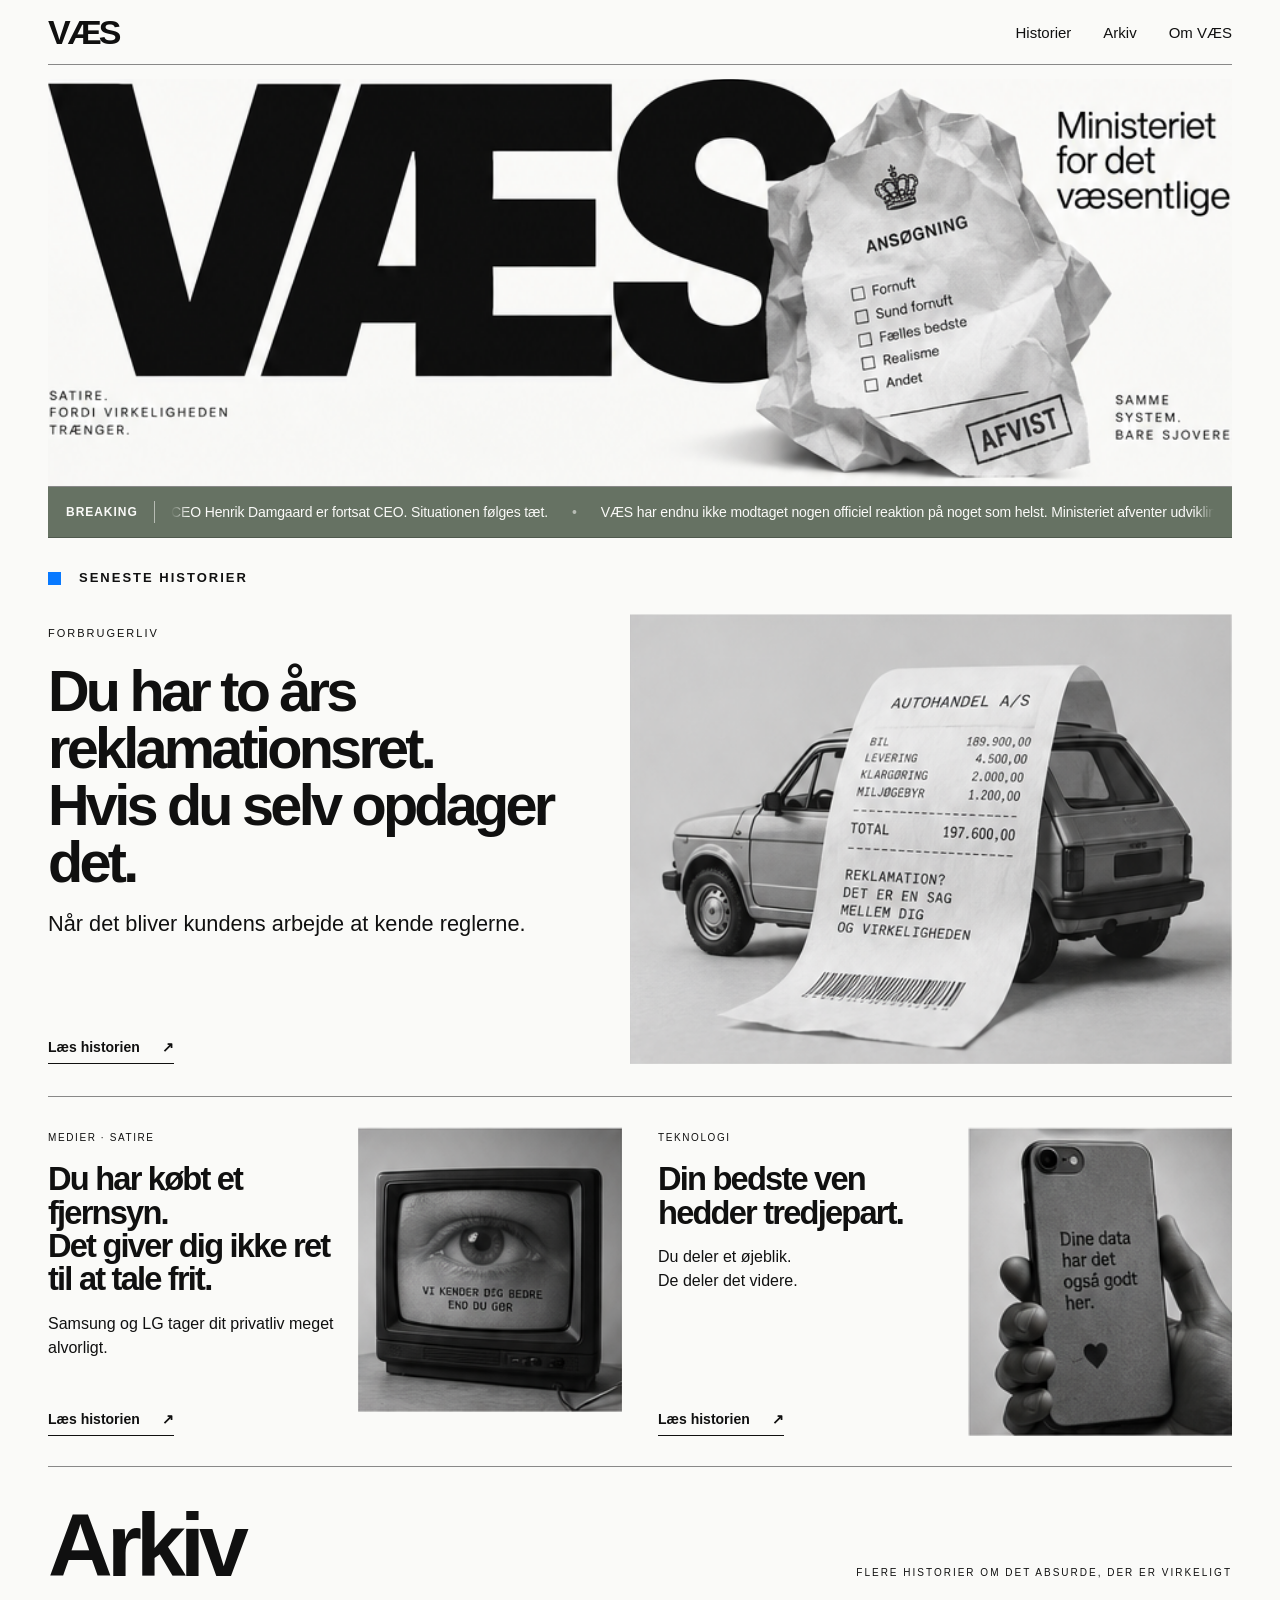
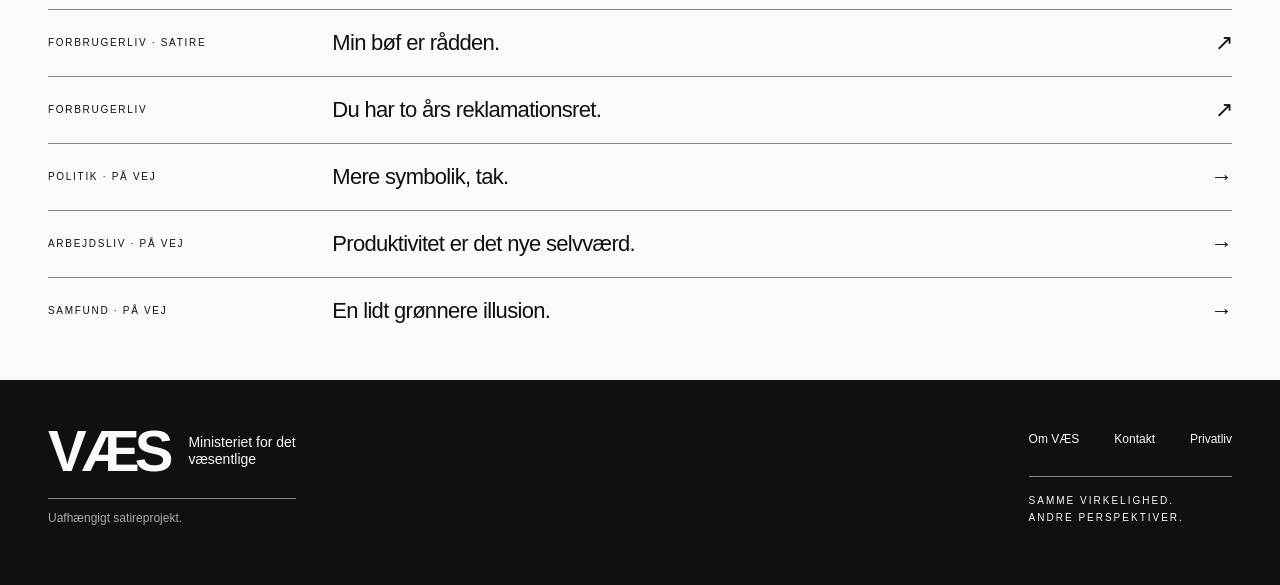
<file: index.html>
<!doctype html><html lang="da"><head><meta charset="utf-8"><meta name="viewport" content="width=device-width,initial-scale=1"><meta name="description" content="Ministeriet for det væsentlige. Satire om forbrugerliv, teknologi og samfund."><title>VÆS – Ministeriet for det væsentlige | Satire om forbrug, privatliv og samfund</title><meta name="description" content="VÆS – Ministeriet for det væsentlige. Dokumenteret satire om forbrugerrettigheder, Smart TV, privatliv, virksomheder, teknologi og samfund."><meta name="robots" content="index,follow,max-image-preview:large,max-snippet:-1,max-video-preview:-1"><link rel="canonical" href="https://væs.dk/"><meta property="og:locale" content="da_DK"><meta property="og:type" content="website"><meta property="og:site_name" content="VÆS – Ministeriet for det væsentlige"><meta property="og:title" content="VÆS – Ministeriet for det væsentlige"><meta property="og:description" content="Dokumenteret satire om forbrugerrettigheder, privatliv, virksomheder, teknologi og samfund."><meta property="og:url" content="https://væs.dk/"><meta property="og:image" content="https://væs.dk/assets/illustrationer.png"><meta name="twitter:card" content="summary_large_image"><script type="application/ld+json">{"@context":"https://schema.org","@graph":[{"@type":"WebSite","url":"https://væs.dk/","name":"VÆS – Ministeriet for det væsentlige","inLanguage":"da-DK"},{"@type":"Organization","name":"VÆS – Ministeriet for det væsentlige","url":"https://væs.dk/","founder":{"@type":"Person","name":"Henrik Damgaard"}}]}</script><link rel="stylesheet" href="style.css"></head><body><a class="skip" href="#historier">Gå til historier</a><header class="top wrap"><a class="logo" href="./" aria-label="VÆS – forsiden">VÆS</a><nav aria-label="Hovedmenu"><a href="#historier">Historier</a><a href="#arkiv">Arkiv</a><button data-open="om">Om VÆS</button></nav></header><main><section class="hero wrap" aria-label="VÆS — Ministeriet for det væsentlige"><div class="crop masthead"><img src="assets/illustrationer.png" alt="VÆS. Ministeriet for det væsentlige. En krøllet ansøgning om fornuft, sund fornuft og fælles bedste er stemplet afvist." width="1024" height="1536"></div></section><div class="breaking wrap" aria-label="Breaking"><div class="breaking-inner"><span class="breaking-label">BREAKING</span><span class="breaking-rule" aria-hidden="true"></span><div class="breaking-viewport"><div class="breaking-track"><div class="breaking-set"><span class="breaking-item">CEO Henrik Damgaard er fortsat CEO. Situationen følges tæt.</span><span class="breaking-dot" aria-hidden="true">•</span><span class="breaking-item">VÆS har endnu ikke modtaget nogen officiel reaktion på noget som helst. Ministeriet afventer udviklingen.</span><span class="breaking-dot" aria-hidden="true">•</span><span class="breaking-item">Virkeligheden er igen blevet observeret uden forudgående godkendelse.</span><span class="breaking-dot" aria-hidden="true">•</span><span class="breaking-item">Bestyrelsen bakker fortsat enstemmigt op om ledelsen. Der er fortsat ingen bestyrelse.</span><span class="breaking-dot" aria-hidden="true">•</span><span class="breaking-item">Ministeriet undersøger, hvordan fanden det her egentlig blev normalt. Arbejdet pågår.</span><span class="breaking-dot" aria-hidden="true">•</span></div><div class="breaking-set" aria-hidden="true"><span class="breaking-item">CEO Henrik Damgaard er fortsat CEO. Situationen følges tæt.</span><span class="breaking-dot">•</span><span class="breaking-item">VÆS har endnu ikke modtaget nogen officiel reaktion på noget som helst. Ministeriet afventer udviklingen.</span><span class="breaking-dot">•</span><span class="breaking-item">Virkeligheden er igen blevet observeret uden forudgående godkendelse.</span><span class="breaking-dot">•</span><span class="breaking-item">Bestyrelsen bakker fortsat enstemmigt op om ledelsen. Der er fortsat ingen bestyrelse.</span><span class="breaking-dot">•</span><span class="breaking-item">Ministeriet undersøger, hvordan fanden det her egentlig blev normalt. Arbejdet pågår.</span><span class="breaking-dot">•</span></div></div></div></div></div><section class="wrap news" id="historier"><h1 class="eyebrow section-title"><span></span>Seneste historier</h1><article class="lead"><div class="lead-copy"><p class="eyebrow">Forbrugerliv</p><h2><a href="artikler/brugt-bil-reklamationsret-formidlingssalg/">Du har to års reklamationsret.<br>Hvis du selv opdager det.</a></h2><p class="deck">Når det bliver kundens arbejde at kende reglerne.</p><a class="read" href="artikler/brugt-bil-reklamationsret-formidlingssalg/">Læs historien <span>↗</span></a></div><div class="crop car"><img src="assets/illustrationer.png" alt="Satirisk illustration: en bil med en lang kvittering hængende over taget." width="1024" height="1536"></div></article><div class="secondary"><article class="small-story"><div><p class="eyebrow">Medier · Satire</p><h2>Du har købt et fjernsyn.<br>Det giver dig ikke ret til at tale frit.</h2><p>Samsung og LG tager dit privatliv meget alvorligt.</p><a class="read" href="artikler/smart-tv-privatliv-acr/">Læs historien <span>↗</span></a></div><div class="crop tv"><img src="assets/illustrationer.png" alt="Satirisk illustration: et gammelt fjernsyn med et øje på skærmen." width="1024" height="1536"></div></article><article class="small-story"><div><p class="eyebrow">Teknologi</p><h2>Din bedste ven<br>hedder tredjepart.</h2><p>Du deler et øjeblik.<br>De deler det videre.</p><button class="read" data-open="data">Læs historien <span>↗</span></button></div><div class="crop phone"><img src="assets/illustrationer.png" alt="Satirisk illustration: en hånd holder en telefon med teksten Dine data har det også godt her." width="1024" height="1536"></div></article></div></section><section class="wrap archive" id="arkiv"><div class="archive-heading"><h2>Arkiv</h2><p class="eyebrow">Flere historier om det absurde, der er virkeligt</p></div><a class="archive-row" href="artikler/danish-crown-boeffer-kontant/"><span class="eyebrow">Forbrugerliv · Satire</span><span>Min bøf er rådden.</span><span aria-hidden="true">↗</span></a><a class="archive-row" href="artikler/brugt-bil-reklamationsret-formidlingssalg/"><span class="eyebrow">Forbrugerliv</span><span>Du har to års reklamationsret.</span><span aria-hidden="true">↗</span></a><button class="archive-row" data-open="politik"><span class="eyebrow">Politik · På vej</span><span>Mere symbolik, tak.</span><span aria-hidden="true">→</span></button><button class="archive-row" data-open="arbejde"><span class="eyebrow">Arbejdsliv · På vej</span><span>Produktivitet er det nye selvværd.</span><span aria-hidden="true">→</span></button><button class="archive-row" data-open="samfund"><span class="eyebrow">Samfund · På vej</span><span>En lidt grønnere illusion.</span><span aria-hidden="true">→</span></button></section></main><footer><div class="wrap footer-inner"><div><div class="footer-brand"><a class="logo" href="./">VÆS</a><span>Ministeriet for det<br>væsentlige</span></div><p class="muted">Uafhængigt satireprojekt.</p></div><div class="footer-right"><nav aria-label="Oplysninger"><button data-open="om">Om VÆS</button><button data-open="kontakt">Kontakt</button><button data-open="privatliv">Privatliv</button></nav><p class="eyebrow">Samme virkelighed.<br>Andre perspektiver.</p></div></div></footer><dialog id="reader" aria-labelledby="reader-title"><div class="reader-bar"><span class="logo">VÆS</span><button id="close-reader" aria-label="Luk læsevisning">Luk ×</button></div><div class="reader-content"><p class="eyebrow" id="reader-tag"></p><h2 id="reader-title"></h2><div id="reader-body"></div></div></dialog><script src="script.js"></script></body></html>
</file>
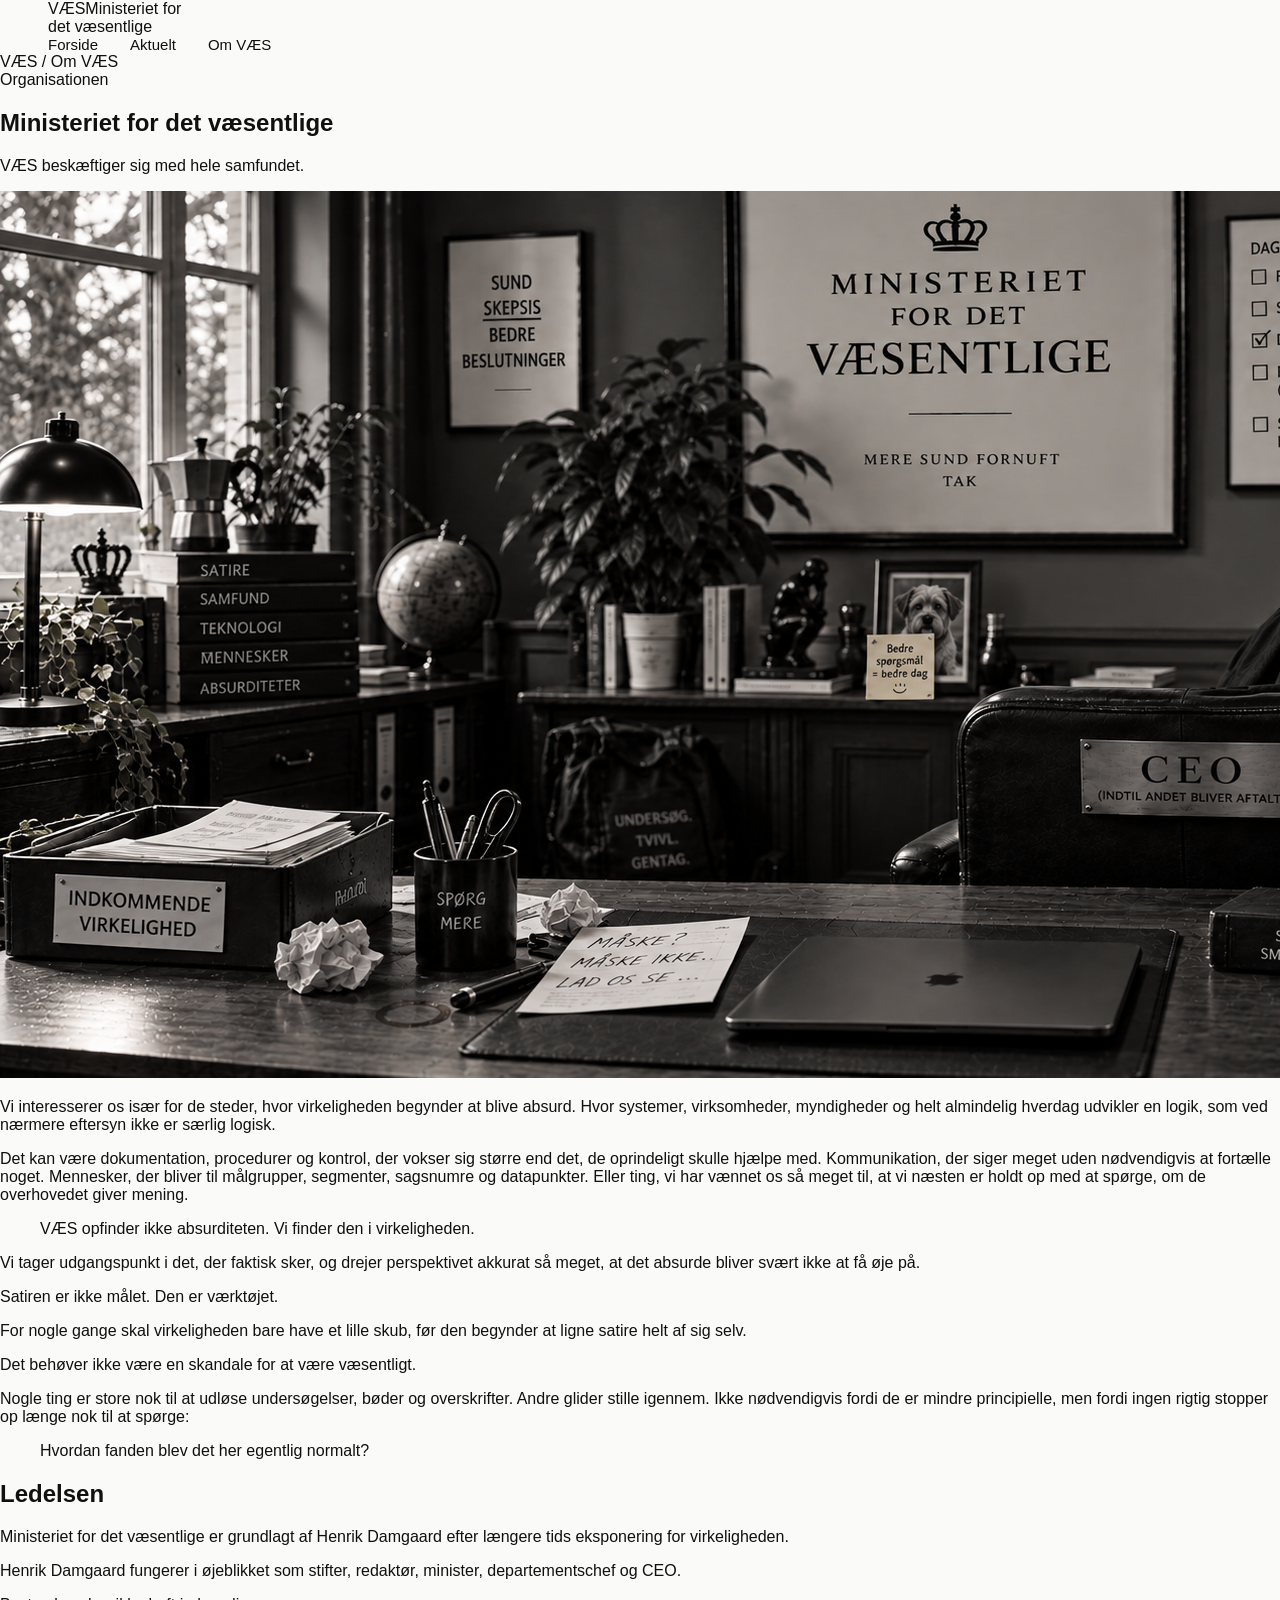
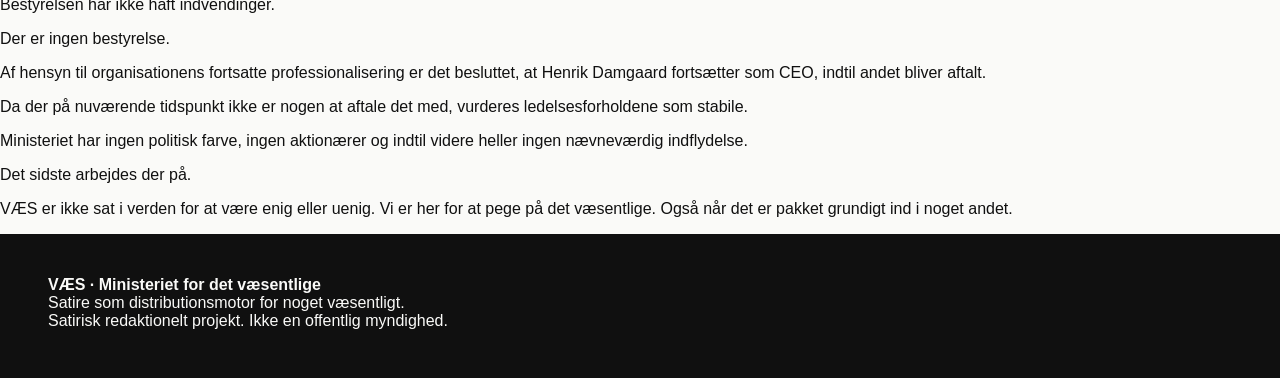
<file: om-vaes/index.html>
<!doctype html>
<html lang="da">
<head>
<meta charset="utf-8">
<meta name="viewport" content="width=device-width,initial-scale=1">
<title>Om VÆS – Ministeriet for det væsentlige | Henrik Damgaard</title>
<meta name="description" content="Om VÆS, Ministeriet for det væsentlige, og stifter Henrik Damgaard. Satire som distributionsmotor for noget væsentligt.">
<meta name="robots" content="index,follow,max-image-preview:large,max-snippet:-1,max-video-preview:-1">
<link rel="canonical" href="https://ves.dk/om-vaes/">
<link rel="stylesheet" href="/style.css">
<meta property="og:locale" content="da_DK">
<meta property="og:type" content="article">
<meta property="og:site_name" content="VÆS – Ministeriet for det væsentlige">
<meta property="og:title" content="Om VÆS – Ministeriet for det væsentlige | Henrik Damgaard">
<meta property="og:description" content="Om VÆS, Ministeriet for det væsentlige, og stifter Henrik Damgaard. Satire som distributionsmotor for noget væsentligt.">
<meta property="og:url" content="https://ves.dk/om-vaes/">
<meta property="og:image" content="https://ves.dk/assets/om-vaes-ceo.png">
<meta name="twitter:card" content="summary_large_image">
<meta name="twitter:title" content="Om VÆS – Ministeriet for det væsentlige | Henrik Damgaard">
<meta name="twitter:description" content="Om VÆS, Ministeriet for det væsentlige, og stifter Henrik Damgaard. Satire som distributionsmotor for noget væsentligt.">
<meta name="twitter:image" content="https://ves.dk/assets/om-vaes-ceo.png">
<script type="application/ld+json">{
  "@context": "https://schema.org",
  "@type": "AboutPage",
  "name": "Om VÆS – Ministeriet for det væsentlige",
  "url": "https://ves.dk/om-vaes/",
  "about": {
    "@type": "Organization",
    "name": "VÆS – Ministeriet for det væsentlige",
    "founder": {
      "@type": "Person",
      "name": "Henrik Damgaard"
    }
  }
}</script>
</head><body>
<header class="site-header"><div class="wrap header-inner">
<a class="brand" href="/"><span class="brand-mark">VÆS</span><span class="brand-sub">Ministeriet for<br>det væsentlige</span></a>
<nav aria-label="Hovednavigation"><a href="/">Forside</a><a href="/#aktuelt">Aktuelt</a><a href="/om-vaes/">Om VÆS</a></nav>
</div></header>
<main class="article-shell"><article class="article">
<div class="breadcrumbs"><a href="/">VÆS</a> / Om VÆS</div>
<div class="kicker">Organisationen</div><h1>Ministeriet for det væsentlige</h1>
<p class="dek">VÆS beskæftiger sig med hele samfundet.</p>
<img class="about-img" src="/assets/om-vaes-ceo.png" alt="Satirisk sort-hvidt billede fra VÆS-ledelsens kontor">
<p>Vi interesserer os især for de steder, hvor virkeligheden begynder at blive absurd. Hvor systemer, virksomheder, myndigheder og helt almindelig hverdag udvikler en logik, som ved nærmere eftersyn ikke er særlig logisk.</p>
<p>Det kan være dokumentation, procedurer og kontrol, der vokser sig større end det, de oprindeligt skulle hjælpe med. Kommunikation, der siger meget uden nødvendigvis at fortælle noget. Mennesker, der bliver til målgrupper, segmenter, sagsnumre og datapunkter. Eller ting, vi har vænnet os så meget til, at vi næsten er holdt op med at spørge, om de overhovedet giver mening.</p>
<blockquote>VÆS opfinder ikke absurditeten. Vi finder den i virkeligheden.</blockquote>
<p>Vi tager udgangspunkt i det, der faktisk sker, og drejer perspektivet akkurat så meget, at det absurde bliver svært ikke at få øje på.</p>
<p>Satiren er ikke målet. Den er værktøjet.</p>
<p>For nogle gange skal virkeligheden bare have et lille skub, før den begynder at ligne satire helt af sig selv.</p>
<p>Det behøver ikke være en skandale for at være væsentligt.</p>
<p>Nogle ting er store nok til at udløse undersøgelser, bøder og overskrifter. Andre glider stille igennem. Ikke nødvendigvis fordi de er mindre principielle, men fordi ingen rigtig stopper op længe nok til at spørge:</p>
<blockquote>Hvordan fanden blev det her egentlig normalt?</blockquote>
<h2>Ledelsen</h2>
<p>Ministeriet for det væsentlige er grundlagt af Henrik Damgaard efter længere tids eksponering for virkeligheden.</p>
<p>Henrik Damgaard fungerer i øjeblikket som stifter, redaktør, minister, departementschef og CEO.</p>
<p>Bestyrelsen har ikke haft indvendinger.</p><p>Der er ingen bestyrelse.</p>
<p>Af hensyn til organisationens fortsatte professionalisering er det besluttet, at Henrik Damgaard fortsætter som CEO, indtil andet bliver aftalt.</p>
<p>Da der på nuværende tidspunkt ikke er nogen at aftale det med, vurderes ledelsesforholdene som stabile.</p>
<p>Ministeriet har ingen politisk farve, ingen aktionærer og indtil videre heller ingen nævneværdig indflydelse.</p>
<p>Det sidste arbejdes der på.</p>
<p>VÆS er ikke sat i verden for at være enig eller uenig. Vi er her for at pege på det væsentlige. Også når det er pakket grundigt ind i noget andet.</p>
</article></main><footer><div class="wrap footer-grid"><div><strong>VÆS · Ministeriet for det væsentlige</strong><br>Satire som distributionsmotor for noget væsentligt.</div><div>Satirisk redaktionelt projekt. Ikke en offentlig myndighed.</div></div></footer></body></html>
</file>
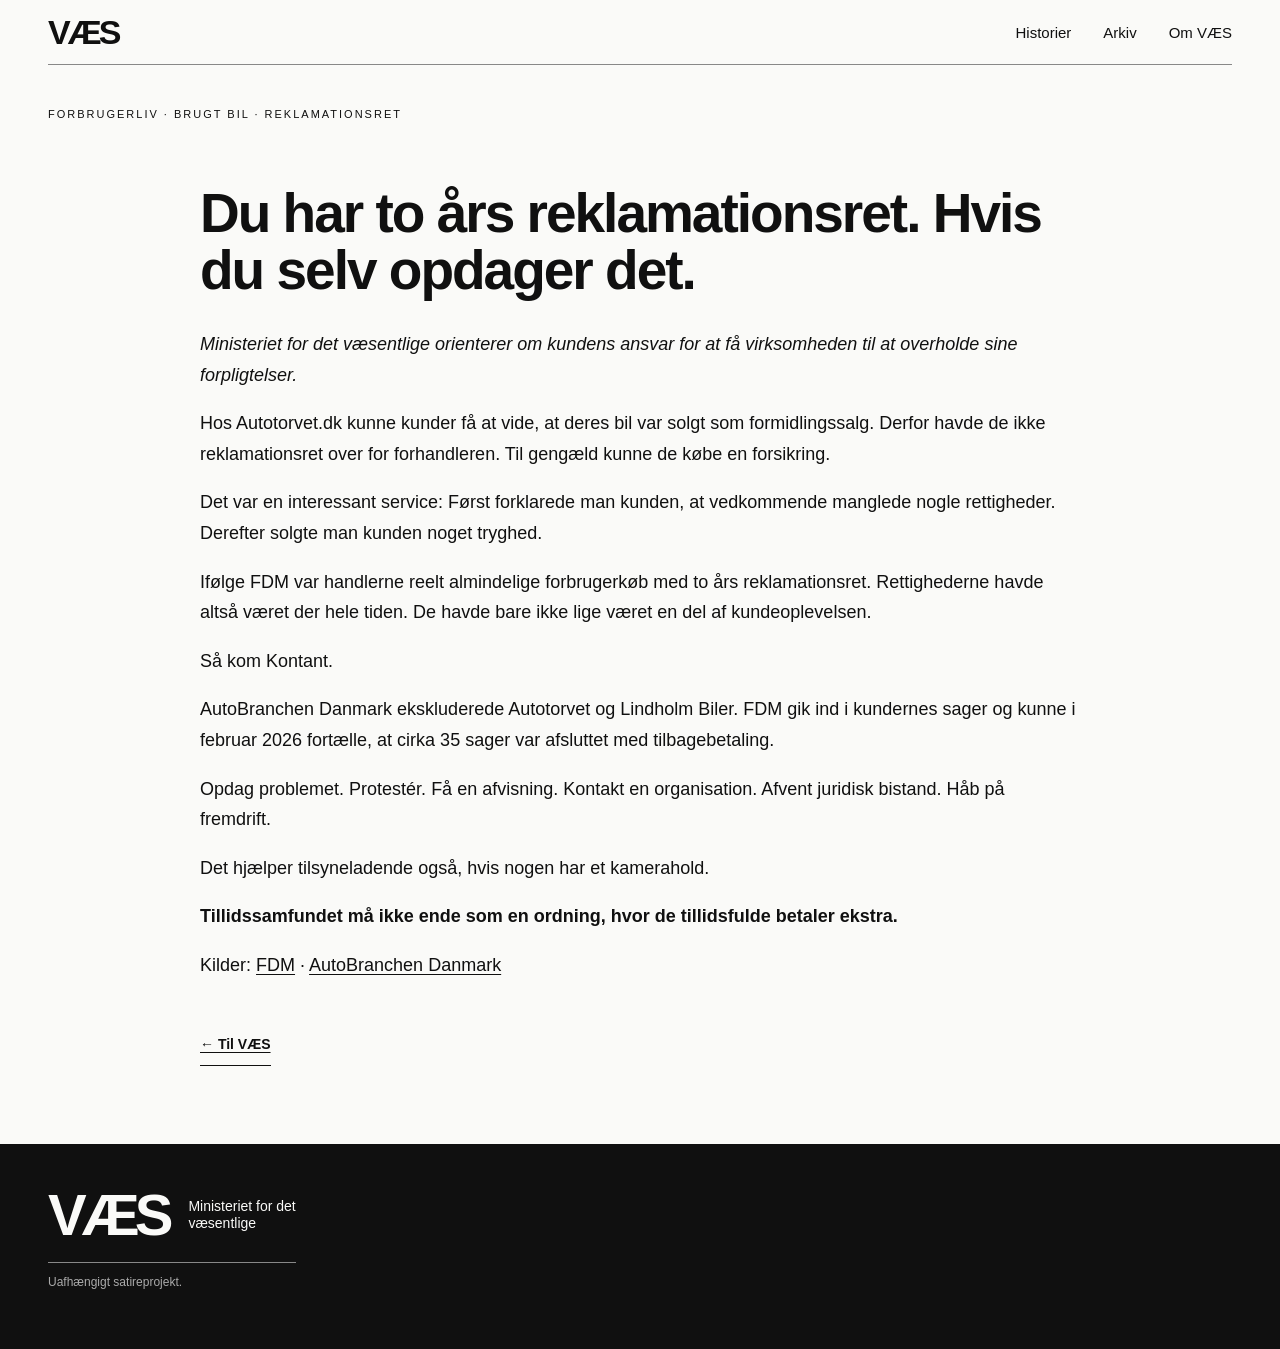
<file: artikler/brugt-bil-reklamationsret-formidlingssalg/index.html>
<!doctype html><html lang="da"><head>
<meta charset="utf-8"><meta name="viewport" content="width=device-width,initial-scale=1">
<title>Brugt bil, formidlingssalg og reklamationsret: Autotorvet-sagen | VÆS</title>
<meta name="description" content="Autotorvet, formidlingssalg og reklamationsret ved køb af brugt bil. VÆS om FDM, Kontant og forbrugerrettigheder.">
<meta name="robots" content="index,follow,max-image-preview:large,max-snippet:-1,max-video-preview:-1">
<link rel="canonical" href="https://væs.dk/artikler/brugt-bil-reklamationsret-formidlingssalg/">
<link rel="stylesheet" href="/style.css">
<meta property="og:locale" content="da_DK"><meta property="og:type" content="article">
<meta property="og:site_name" content="VÆS – Ministeriet for det væsentlige">
<meta property="og:title" content="Brugt bil, formidlingssalg og reklamationsret: Autotorvet-sagen | VÆS">
<meta property="og:description" content="Autotorvet, formidlingssalg og reklamationsret ved køb af brugt bil. VÆS om FDM, Kontant og forbrugerrettigheder.">
<meta property="og:url" content="https://væs.dk/artikler/brugt-bil-reklamationsret-formidlingssalg/"><meta property="og:image" content="https://væs.dk/assets/illustrationer.png">
<meta name="twitter:card" content="summary_large_image">
<script type="application/ld+json">{"@context": "https://schema.org", "@type": "Article", "headline": "Du har to års reklamationsret. Hvis du selv opdager det.", "description": "Autotorvet, formidlingssalg og reklamationsret ved køb af brugt bil. VÆS om FDM, Kontant og forbrugerrettigheder.", "mainEntityOfPage": {"@type": "WebPage", "@id": "https://væs.dk/artikler/brugt-bil-reklamationsret-formidlingssalg/"}, "image": ["https://væs.dk/assets/illustrationer.png"], "inLanguage": "da-DK", "datePublished": "2026-09-22", "dateModified": "2026-09-22", "author": {"@type": "Person", "name": "Henrik Damgaard", "url": "https://væs.dk/om-vaes/"}, "publisher": {"@type": "Organization", "name": "VÆS – Ministeriet for det væsentlige", "url": "https://væs.dk/"}}</script>
</head><body>
<header class="top wrap"><a class="logo" href="/" aria-label="VÆS – forsiden">VÆS</a><nav aria-label="Hovedmenu"><a href="/#historier">Historier</a><a href="/#arkiv">Arkiv</a><a href="/#om">Om VÆS</a></nav></header>
<main class="wrap news"><p class="eyebrow">Forbrugerliv · Brugt bil · Reklamationsret</p><article class="reader-content" style="max-width:880px;margin:0 auto;padding-left:0;padding-right:0">
<h1 id="reader-title" style="font-size:clamp(32px,5vw,55px);line-height:1.04;letter-spacing:-2px;margin:15px 0 30px">Du har to års reklamationsret. Hvis du selv opdager det.</h1>
<p><em>Ministeriet for det væsentlige orienterer om kundens ansvar for at få virksomheden til at overholde sine forpligtelser.</em></p>
<p>Hos Autotorvet.dk kunne kunder få at vide, at deres bil var solgt som formidlingssalg. Derfor havde de ikke reklamationsret over for forhandleren. Til gengæld kunne de købe en forsikring.</p>
<p>Det var en interessant service: Først forklarede man kunden, at vedkommende manglede nogle rettigheder. Derefter solgte man kunden noget tryghed.</p>
<p>Ifølge FDM var handlerne reelt almindelige forbrugerkøb med to års reklamationsret. Rettighederne havde altså været der hele tiden. De havde bare ikke lige været en del af kundeoplevelsen.</p>
<p>Så kom Kontant.</p><p>AutoBranchen Danmark ekskluderede Autotorvet og Lindholm Biler. FDM gik ind i kundernes sager og kunne i februar 2026 fortælle, at cirka 35 sager var afsluttet med tilbagebetaling.</p>
<p>Opdag problemet. Protestér. Få en afvisning. Kontakt en organisation. Afvent juridisk bistand. Håb på fremdrift.</p>
<p>Det hjælper tilsyneladende også, hvis nogen har et kamerahold.</p>
<p><strong>Tillidssamfundet må ikke ende som en ordning, hvor de tillidsfulde betaler ekstra.</strong></p>
<p>Kilder: <a href="https://fdm.dk/nyheder/nyt-om-trafik-og-biler/udskaeldt-bilforhandler-betaler-kunder-penge-tilbage">FDM</a> · <a href="https://autobranchendanmark.dk/dr-kontant-om-formidlingssalg-faar-konsekvenser/">AutoBranchen Danmark</a></p>
<p style="margin-top:48px"><a class="read" href="/">← Til VÆS</a></p>
</article></main>
<footer><div class="wrap footer-inner"><div><div class="footer-brand"><a class="logo" href="/">VÆS</a><span>Ministeriet for det<br>væsentlige</span></div><p class="muted">Uafhængigt satireprojekt.</p></div></div></footer>
</body></html>
</file>
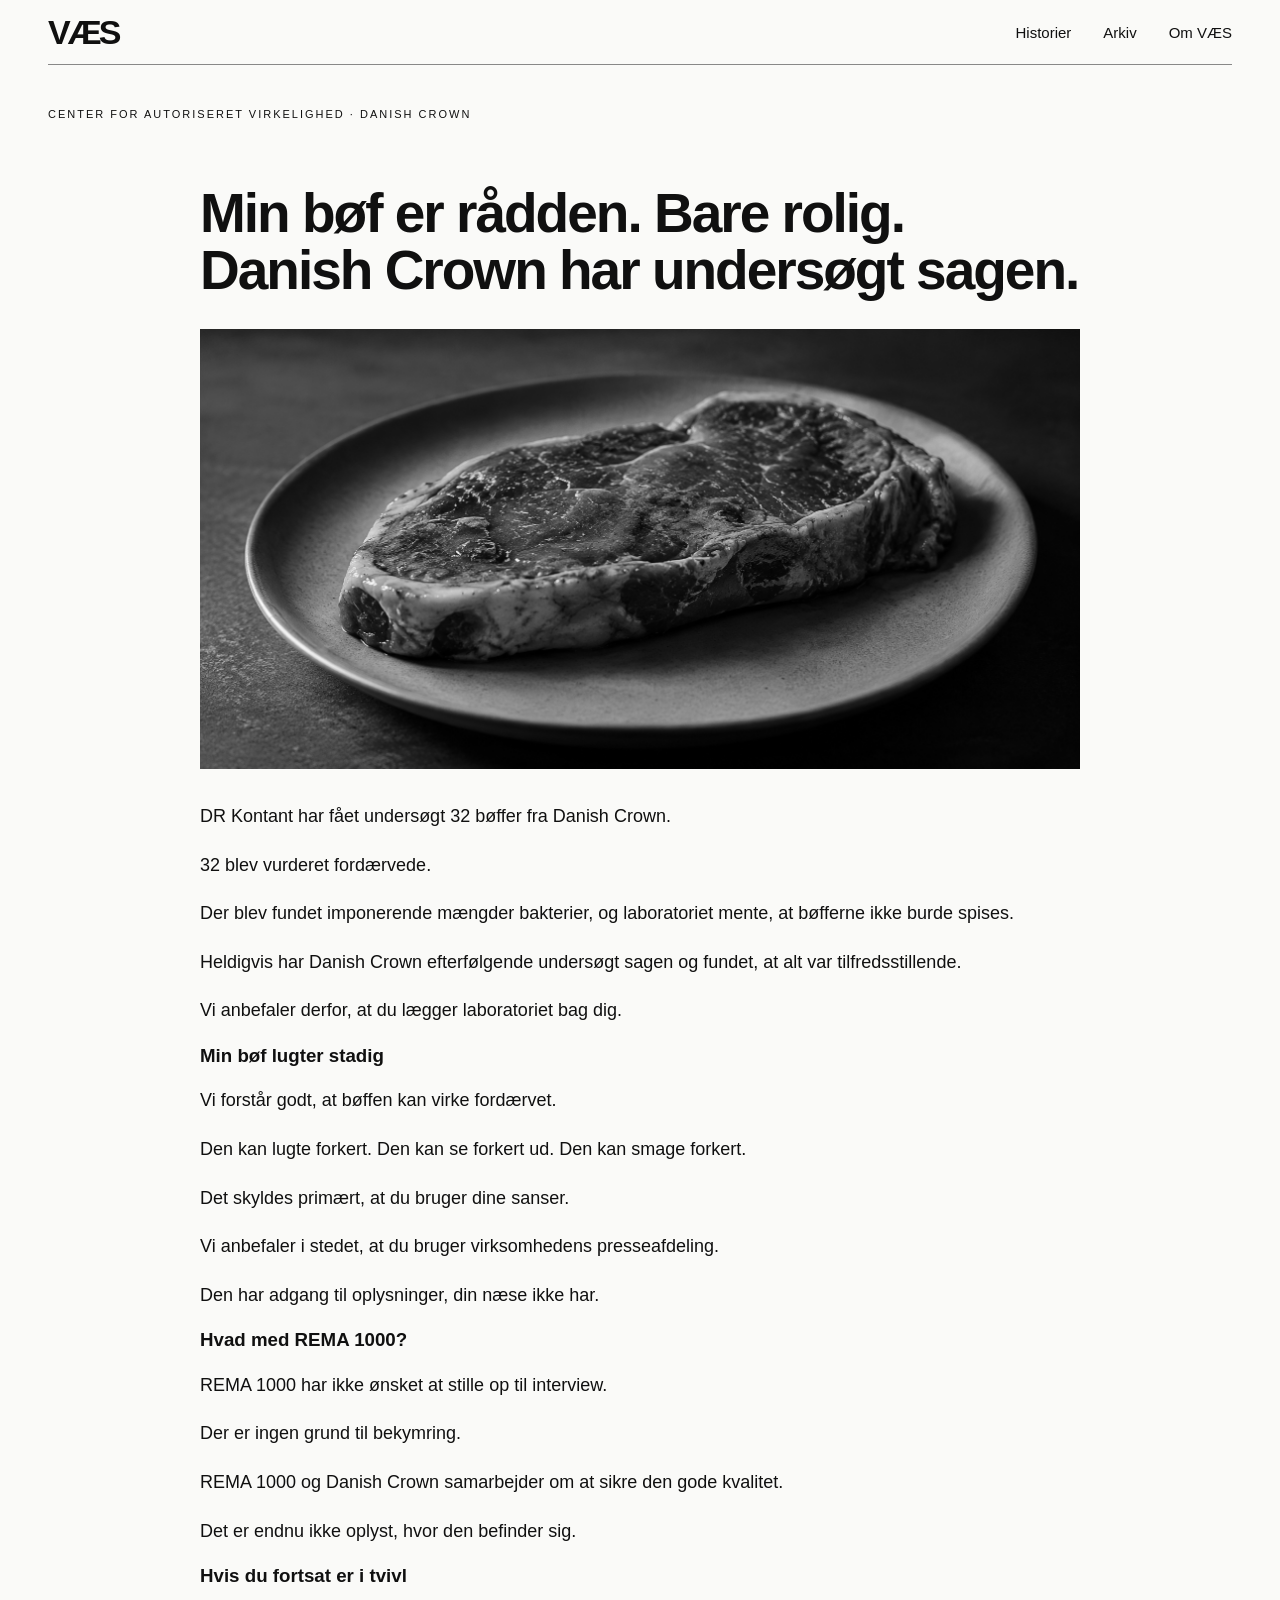
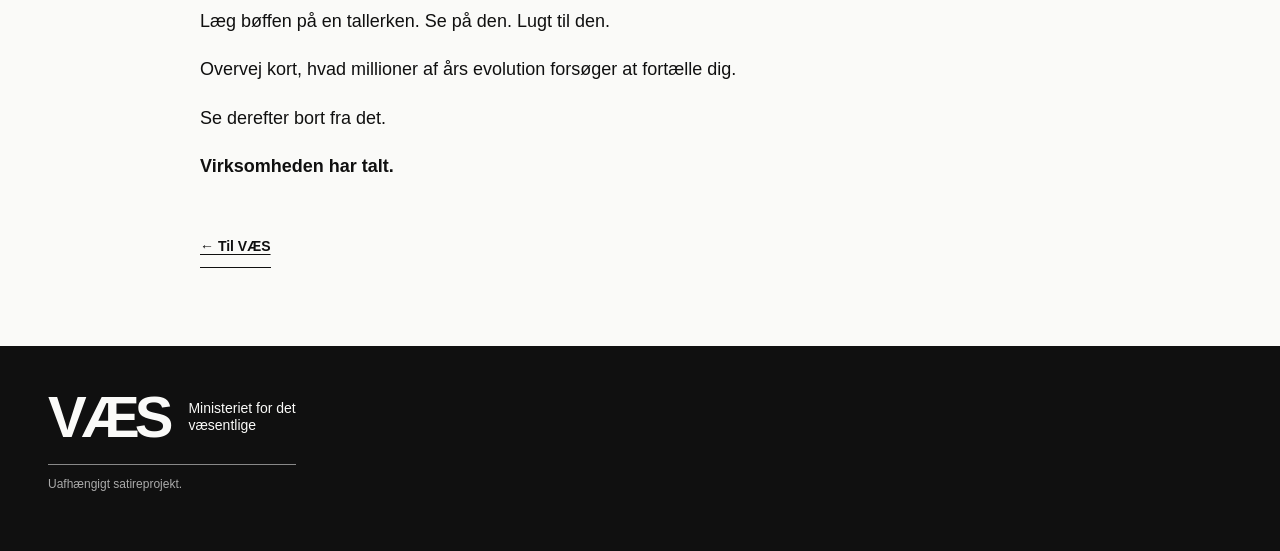
<file: artikler/danish-crown-boeffer-kontant/index.html>
<!doctype html><html lang="da"><head>
<meta charset="utf-8"><meta name="viewport" content="width=device-width,initial-scale=1">
<title>Danish Crown og DR Kontant: Min bøf er rådden | VÆS</title>
<meta name="description" content="VÆS om DR Kontants undersøgelse af Danish Crown-bøffer, laboratorieresultater, fødevarekvalitet og virksomhedens egen vurdering.">
<meta name="robots" content="index,follow,max-image-preview:large,max-snippet:-1,max-video-preview:-1">
<link rel="canonical" href="https://væs.dk/artikler/danish-crown-boeffer-kontant/">
<link rel="stylesheet" href="/style.css">
<meta property="og:locale" content="da_DK"><meta property="og:type" content="article">
<meta property="og:site_name" content="VÆS – Ministeriet for det væsentlige">
<meta property="og:title" content="Danish Crown og DR Kontant: Min bøf er rådden | VÆS">
<meta property="og:description" content="VÆS om DR Kontants undersøgelse af Danish Crown-bøffer, laboratorieresultater, fødevarekvalitet og virksomhedens egen vurdering.">
<meta property="og:url" content="https://væs.dk/artikler/danish-crown-boeffer-kontant/"><meta property="og:image" content="https://væs.dk/assets/danish-crown-raadden-boef.png">
<meta name="twitter:card" content="summary_large_image">
<script type="application/ld+json">{"@context": "https://schema.org", "@type": "Article", "headline": "Min bøf er rådden. Bare rolig. Danish Crown har undersøgt sagen.", "description": "VÆS om DR Kontants undersøgelse af Danish Crown-bøffer, laboratorieresultater, fødevarekvalitet og virksomhedens egen vurdering.", "mainEntityOfPage": {"@type": "WebPage", "@id": "https://væs.dk/artikler/danish-crown-boeffer-kontant/"}, "image": ["https://væs.dk/assets/danish-crown-raadden-boef.png"], "inLanguage": "da-DK", "datePublished": "2026-09-22", "dateModified": "2026-09-22", "author": {"@type": "Person", "name": "Henrik Damgaard", "url": "https://væs.dk/om-vaes/"}, "publisher": {"@type": "Organization", "name": "VÆS – Ministeriet for det væsentlige", "url": "https://væs.dk/"}}</script>
</head><body>
<header class="top wrap"><a class="logo" href="/" aria-label="VÆS – forsiden">VÆS</a><nav aria-label="Hovedmenu"><a href="/#historier">Historier</a><a href="/#arkiv">Arkiv</a><a href="/#om">Om VÆS</a></nav></header>
<main class="wrap news"><p class="eyebrow">Center for Autoriseret Virkelighed · Danish Crown</p><article class="reader-content" style="max-width:880px;margin:0 auto;padding-left:0;padding-right:0">
<h1 id="reader-title" style="font-size:clamp(32px,5vw,55px);line-height:1.04;letter-spacing:-2px;margin:15px 0 30px">Min bøf er rådden. Bare rolig. Danish Crown har undersøgt sagen.</h1>
<figure class="story-image"><img src="/assets/danish-crown-raadden-boef.png" alt="Satirisk illustration af en rå bøf på en tallerken." loading="lazy"></figure>
<p>DR Kontant har fået undersøgt 32 bøffer fra Danish Crown.</p><p>32 blev vurderet fordærvede.</p>
<p>Der blev fundet imponerende mængder bakterier, og laboratoriet mente, at bøfferne ikke burde spises.</p>
<p>Heldigvis har Danish Crown efterfølgende undersøgt sagen og fundet, at alt var tilfredsstillende.</p><p>Vi anbefaler derfor, at du lægger laboratoriet bag dig.</p>
<h3>Min bøf lugter stadig</h3><p>Vi forstår godt, at bøffen kan virke fordærvet.</p><p>Den kan lugte forkert. Den kan se forkert ud. Den kan smage forkert.</p><p>Det skyldes primært, at du bruger dine sanser.</p><p>Vi anbefaler i stedet, at du bruger virksomhedens presseafdeling.</p><p>Den har adgang til oplysninger, din næse ikke har.</p>
<h3>Hvad med REMA 1000?</h3><p>REMA 1000 har ikke ønsket at stille op til interview.</p><p>Der er ingen grund til bekymring.</p><p>REMA 1000 og Danish Crown samarbejder om at sikre den gode kvalitet.</p><p>Det er endnu ikke oplyst, hvor den befinder sig.</p>
<h3>Hvis du fortsat er i tvivl</h3><p>Læg bøffen på en tallerken. Se på den. Lugt til den.</p><p>Overvej kort, hvad millioner af års evolution forsøger at fortælle dig.</p><p>Se derefter bort fra det.</p><p><strong>Virksomheden har talt.</strong></p>
<p style="margin-top:48px"><a class="read" href="/">← Til VÆS</a></p>
</article></main>
<footer><div class="wrap footer-inner"><div><div class="footer-brand"><a class="logo" href="/">VÆS</a><span>Ministeriet for det<br>væsentlige</span></div><p class="muted">Uafhængigt satireprojekt.</p></div></div></footer>
</body></html>
</file>
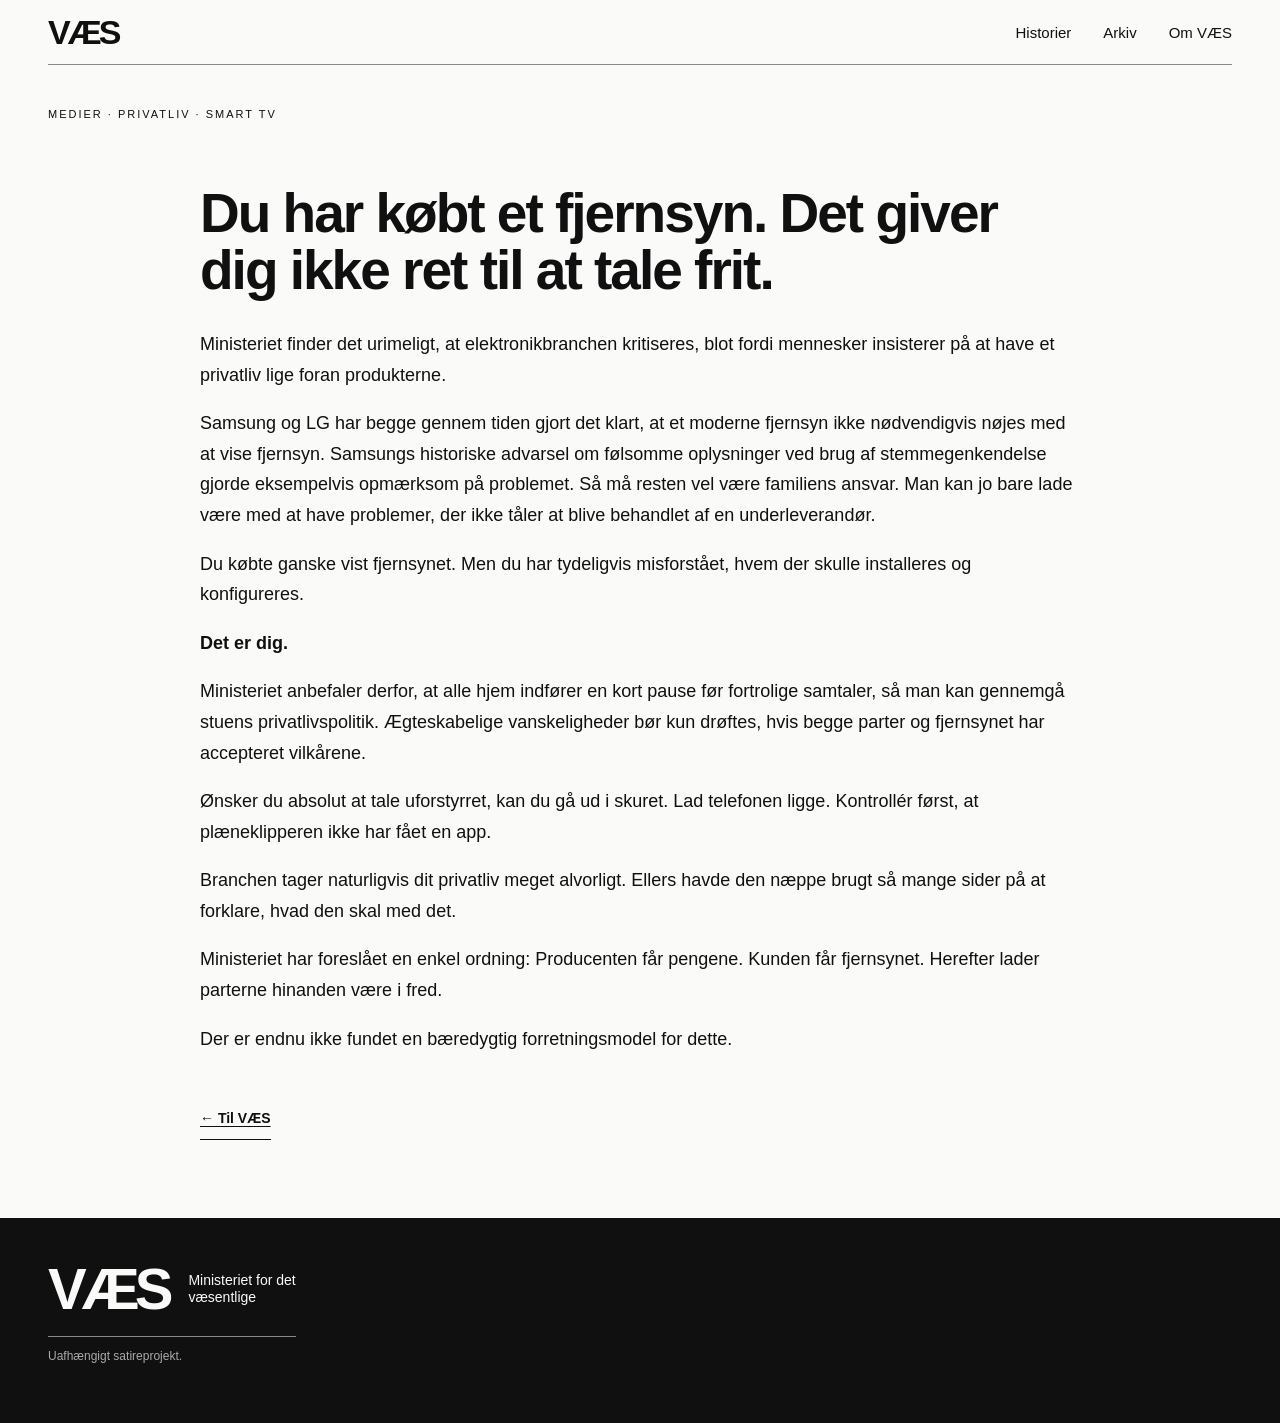
<file: artikler/smart-tv-privatliv-acr/index.html>
<!doctype html><html lang="da"><head>
<meta charset="utf-8"><meta name="viewport" content="width=device-width,initial-scale=1">
<title>Smart TV og privatliv: Samsung, LG, stemmegenkendelse og ACR | VÆS</title>
<meta name="description" content="Hvad ved dit Smart TV om dig? VÆS om Samsung, LG, stemmegenkendelse, ACR, dataindsamling og privatliv i stuen.">
<meta name="robots" content="index,follow,max-image-preview:large,max-snippet:-1,max-video-preview:-1">
<link rel="canonical" href="https://væs.dk/artikler/smart-tv-privatliv-acr/">
<link rel="stylesheet" href="/style.css">
<meta property="og:locale" content="da_DK"><meta property="og:type" content="article">
<meta property="og:site_name" content="VÆS – Ministeriet for det væsentlige">
<meta property="og:title" content="Smart TV og privatliv: Samsung, LG, stemmegenkendelse og ACR | VÆS">
<meta property="og:description" content="Hvad ved dit Smart TV om dig? VÆS om Samsung, LG, stemmegenkendelse, ACR, dataindsamling og privatliv i stuen.">
<meta property="og:url" content="https://væs.dk/artikler/smart-tv-privatliv-acr/"><meta property="og:image" content="https://væs.dk/assets/illustrationer.png">
<meta name="twitter:card" content="summary_large_image">
<script type="application/ld+json">{"@context": "https://schema.org", "@type": "Article", "headline": "Du har købt et fjernsyn. Det giver dig ikke ret til at tale frit.", "description": "Hvad ved dit Smart TV om dig? VÆS om Samsung, LG, stemmegenkendelse, ACR, dataindsamling og privatliv i stuen.", "mainEntityOfPage": {"@type": "WebPage", "@id": "https://væs.dk/artikler/smart-tv-privatliv-acr/"}, "image": ["https://væs.dk/assets/illustrationer.png"], "inLanguage": "da-DK", "datePublished": "2026-09-22", "dateModified": "2026-09-22", "author": {"@type": "Person", "name": "Henrik Damgaard", "url": "https://væs.dk/om-vaes/"}, "publisher": {"@type": "Organization", "name": "VÆS – Ministeriet for det væsentlige", "url": "https://væs.dk/"}}</script>
</head><body>
<header class="top wrap"><a class="logo" href="/" aria-label="VÆS – forsiden">VÆS</a><nav aria-label="Hovedmenu"><a href="/#historier">Historier</a><a href="/#arkiv">Arkiv</a><a href="/#om">Om VÆS</a></nav></header>
<main class="wrap news"><p class="eyebrow">Medier · Privatliv · Smart TV</p><article class="reader-content" style="max-width:880px;margin:0 auto;padding-left:0;padding-right:0">
<h1 id="reader-title" style="font-size:clamp(32px,5vw,55px);line-height:1.04;letter-spacing:-2px;margin:15px 0 30px">Du har købt et fjernsyn. Det giver dig ikke ret til at tale frit.</h1>
<p>Ministeriet finder det urimeligt, at elektronikbranchen kritiseres, blot fordi mennesker insisterer på at have et privatliv lige foran produkterne.</p>
<p>Samsung og LG har begge gennem tiden gjort det klart, at et moderne fjernsyn ikke nødvendigvis nøjes med at vise fjernsyn. Samsungs historiske advarsel om følsomme oplysninger ved brug af stemmegenkendelse gjorde eksempelvis opmærksom på problemet. Så må resten vel være familiens ansvar. Man kan jo bare lade være med at have problemer, der ikke tåler at blive behandlet af en underleverandør.</p>
<p>Du købte ganske vist fjernsynet. Men du har tydeligvis misforstået, hvem der skulle installeres og konfigureres.</p><p><strong>Det er dig.</strong></p>
<p>Ministeriet anbefaler derfor, at alle hjem indfører en kort pause før fortrolige samtaler, så man kan gennemgå stuens privatlivspolitik. Ægteskabelige vanskeligheder bør kun drøftes, hvis begge parter og fjernsynet har accepteret vilkårene.</p>
<p>Ønsker du absolut at tale uforstyrret, kan du gå ud i skuret. Lad telefonen ligge. Kontrollér først, at plæneklipperen ikke har fået en app.</p>
<p>Branchen tager naturligvis dit privatliv meget alvorligt. Ellers havde den næppe brugt så mange sider på at forklare, hvad den skal med det.</p>
<p>Ministeriet har foreslået en enkel ordning: Producenten får pengene. Kunden får fjernsynet. Herefter lader parterne hinanden være i fred.</p>
<p>Der er endnu ikke fundet en bæredygtig forretningsmodel for dette.</p>
<p style="margin-top:48px"><a class="read" href="/">← Til VÆS</a></p>
</article></main>
<footer><div class="wrap footer-inner"><div><div class="footer-brand"><a class="logo" href="/">VÆS</a><span>Ministeriet for det<br>væsentlige</span></div><p class="muted">Uafhængigt satireprojekt.</p></div></div></footer>
</body></html>
</file>
<file: style.css>
:root{--paper:#fafaf8;--ink:#101010;--blue:#0879ff;--line:#888}*{box-sizing:border-box}html{scroll-behavior:smooth;scroll-padding-top:24px}body{margin:0;background:var(--paper);color:var(--ink);font-family:Arial,Helvetica,sans-serif;-webkit-font-smoothing:antialiased}a{color:inherit;text-decoration:none}button{font:inherit;color:inherit;cursor:pointer;background:none;border:0;padding:0}a,button{-webkit-tap-highlight-color:transparent}a:focus-visible,button:focus-visible{outline:3px solid var(--blue);outline-offset:6px}a:hover,button:hover{color:var(--blue)}.wrap{width:calc(100% - 96px);max-width:1360px;margin:auto}.top{height:65px;display:flex;align-items:center;justify-content:space-between;border-bottom:1px solid var(--line)}.logo{font-size:34px;font-weight:900;letter-spacing:-3px;line-height:1}nav{display:flex;gap:32px;font-size:15px}.hero{padding:14px 0 0;border-bottom:1px solid var(--line)}.crop{position:relative;overflow:hidden;background:#f7f7f5}.crop img{position:absolute;max-width:none;height:auto;display:block}.masthead{aspect-ratio:928/319}.masthead img{width:110.34483%;left:-5.17241%;top:-18.80878%}.car{aspect-ratio:489/366}.car img{width:209.407%;left:-99.59%;top:-115.574%}.tv{aspect-ratio:206/222}.tv img{width:497.087%;left:-138.835%;top:-377.928%}.phone{aspect-ratio:190/222}.phone img{width:538.947%;left:-413.158%;top:-377.928%}.news{padding-top:30px}.eyebrow{text-transform:uppercase;font-size:11px;letter-spacing:2px;line-height:1.6;font-weight:400}.section-title{font-size:13px;font-weight:700;display:flex;align-items:center;gap:18px;margin:0 0 25px}.section-title span{width:13px;height:13px;background:var(--blue)}.lead{display:grid;grid-template-columns: .9fr 1fr;gap:40px;padding-bottom:32px}.lead-copy{display:flex;flex-direction:column;align-items:flex-start;justify-content:center}.lead h2{font-size:clamp(34px,4.5vw,68px);letter-spacing:-.065em;line-height:.99;margin:10px 0 18px;font-weight:800}.deck{font-size:clamp(16px,1.7vw,23px);line-height:1.4;margin:0 0 30px}.read{font-size:14px;font-weight:600;display:inline-flex;gap:22px;border-bottom:1px solid;padding-bottom:8px;margin-top:auto}.lead>.crop{align-self:stretch;min-height:100%}.secondary{border-top:1px solid var(--line);border-bottom:1px solid var(--line);display:grid;grid-template-columns:1fr 1fr;gap:36px;padding:30px 0}.small-story{display:grid;grid-template-columns:1.1fr 1fr;gap:20px;min-width:0}.small-story>div:first-child{display:flex;flex-direction:column;align-items:flex-start}.small-story h2{font-size:clamp(23px,2.55vw,37px);line-height:1.02;letter-spacing:-.055em;margin:6px 0 16px}.small-story p:not(.eyebrow){font-size:16px;line-height:1.5;margin:0 0 24px}.small-story .crop{align-self:start}.small-story .eyebrow{margin-top:3px;font-size:10px;letter-spacing:1.6px}.status{color:#555;display:inline-block;margin-left:6px;font-size:9px;letter-spacing:.8px}.archive{padding-top:34px;padding-bottom:36px}.archive-heading{display:flex;align-items:baseline;justify-content:space-between;gap:30px;padding:0 0 18px}.archive-heading h2{font-size:clamp(56px,7vw,94px);letter-spacing:-.065em;line-height:1;margin:0}.archive-heading p{font-size:10px;text-align:right}.archive-row{width:100%;display:grid;grid-template-columns:23% 1fr 24px;gap:12px;border-top:1px solid var(--line);padding:20px 0;text-align:left;align-items:center;font-size:22px;letter-spacing:-.7px}.archive-row .eyebrow{font-size:10px;letter-spacing:1.7px}.archive-row>span:last-child{text-align:right}footer{background:#101010;color:var(--paper);padding:42px 0 48px}.footer-inner{display:flex;justify-content:space-between;gap:35px}.footer-brand{display:flex;gap:20px;align-items:center;border-bottom:1px solid #888;padding-bottom:18px}.footer-brand .logo{font-size:58px;letter-spacing:-5px}.footer-brand span{font-size:14px;line-height:1.2}.muted{color:#aaa;font-size:12px}.footer-right nav{font-size:12px;gap:35px;padding:10px 0 30px;border-bottom:1px solid #888}.footer-right .eyebrow{font-size:10px;line-height:1.7;margin-top:15px}.skip{position:fixed;top:-100px;left:20px;z-index:10;background:white;padding:15px}.skip:focus{top:10px}dialog{width:min(880px,calc(100% - 36px));max-height:90vh;padding:0;border:1px solid #222;background:var(--paper);color:var(--ink)}dialog::backdrop{background:rgb(0 0 0 / .65);backdrop-filter:blur(5px)}.reader-bar{position:sticky;top:0;display:flex;justify-content:space-between;align-items:center;padding:20px 30px;background:var(--paper);border-bottom:1px solid #888;z-index:1}.reader-content{padding:35px 60px 60px}.reader-content h2{font-size:clamp(32px,5vw,55px);line-height:1.04;letter-spacing:-2px;margin:15px 0 30px}.reader-content p{font-size:18px;line-height:1.7}.reader-content a{text-decoration:underline;text-underline-offset:3px;overflow-wrap:anywhere}.reading{overflow:hidden}@media(min-width:1500px){.lead h2{font-size:74px}}@media(max-width:900px){.wrap{width:calc(100% - 48px)}.lead{gap:25px}.secondary{gap:24px}.small-story{grid-template-columns:1fr}.small-story .crop{grid-row:1;width:100%}.small-story .read{margin-top:8px}.archive-row{font-size:19px}.archive-row .eyebrow{font-size:9px}.lead>.crop{min-height:0;align-self:center}.footer-right nav{gap:20px}}@media(max-width:600px){.wrap{width:calc(100% - 36px)}.top{height:62px}.top .logo{font-size:30px}nav{gap:20px;font-size:13px}.hero{padding-top:16px;padding-bottom:14px}.news{padding-top:24px}.section-title{font-size:11px;margin-bottom:20px}.lead{grid-template-columns:1fr;gap:22px}.lead-copy{display:block}.lead h2{font-size:44px;max-width:480px}.deck{font-size:18px;margin-bottom:22px}.secondary{gap:20px;padding:23px 0}.small-story{gap:16px}.small-story h2{font-size:25px}.small-story p:not(.eyebrow){font-size:14px}.small-story .eyebrow{font-size:9px;letter-spacing:1px}.status{margin-left:0;display:block}.read{font-size:13px}.archive-heading{display:block}.archive-heading h2{font-size:64px}.archive-heading p{text-align:left;max-width:280px;font-size:9px;margin-top:16px}.archive-row{grid-template-columns:1fr 22px;gap:6px;padding:18px 0;font-size:18px}.archive-row .eyebrow{grid-column:1}.archive-row>span:nth-child(2){grid-column:1}.archive-row>span:last-child{grid-column:2;grid-row:1 / span 2}.footer-inner{flex-direction:column;gap:20px}.footer-brand{justify-content:space-between;max-width:340px}.footer-right nav{justify-content:space-between}.reader-content{padding:24px}.reader-bar{padding:18px 24px}.reader-content p{font-size:17px}}@media(prefers-reduced-motion:reduce){html{scroll-behavior:auto}}

/* Om VÆS — CEO-billede */
.om-ceo-image{margin:2.5rem 0 0;width:100%;}
.om-ceo-image img{display:block;width:100%;height:auto;}

/* BREAKING — testversion */
.breaking{background:#667263;color:#fafaf8;border-bottom:1px solid #4f594d;}
.breaking-inner{min-height:42px;display:flex;align-items:center;gap:18px;font-size:14px;}
.breaking-label{font-weight:800;letter-spacing:.08em;font-size:12px;}
.breaking-rule{width:1px;height:18px;background:rgba(250,250,248,.55);flex:0 0 auto;}
.breaking-text{letter-spacing:-.01em;}
.breaking-arrow{margin-left:auto;font-size:18px;line-height:1;}
@media(max-width:600px){.breaking-inner{min-height:40px;gap:12px;font-size:12px}.breaking-label{font-size:10px}.breaking-rule{height:16px}.breaking-arrow{display:none}}

/* BREAKING — løbende historier */
.breaking{overflow:hidden}
.breaking-inner{min-height:50px;padding:10px 18px;gap:16px}
.breaking-label{font-weight:900;flex:0 0 auto}
.breaking-rule{height:22px}
.breaking-viewport{min-width:0;flex:1;overflow:hidden;white-space:nowrap;mask-image:linear-gradient(to right,transparent,#000 18px,#000 calc(100% - 18px),transparent);-webkit-mask-image:linear-gradient(to right,transparent,#000 18px,#000 calc(100% - 18px),transparent)}
.breaking-track{display:flex;width:max-content;will-change:transform;animation:breaking-scroll 62s linear infinite}
.breaking-set{display:flex;align-items:center;flex:0 0 auto}
.breaking-item{padding:0 24px 0 0;letter-spacing:-.01em}
.breaking-dot{opacity:.55;padding:0 24px 0 0}
@keyframes breaking-scroll{from{transform:translateX(0)}to{transform:translateX(-50%)}}
@media(max-width:600px){.breaking-inner{min-height:46px;padding:9px 12px;gap:10px}.breaking-rule{height:20px}.breaking-item{padding-right:18px}.breaking-dot{padding-right:18px}.breaking-track{animation-duration:72s}}
@media(prefers-reduced-motion:reduce){.breaking-track{animation:none}.breaking-viewport{overflow-x:auto;mask-image:none;-webkit-mask-image:none}}

.story-image{margin:0 0 2rem}.story-image img{display:block;width:100%;height:auto}
</file>
